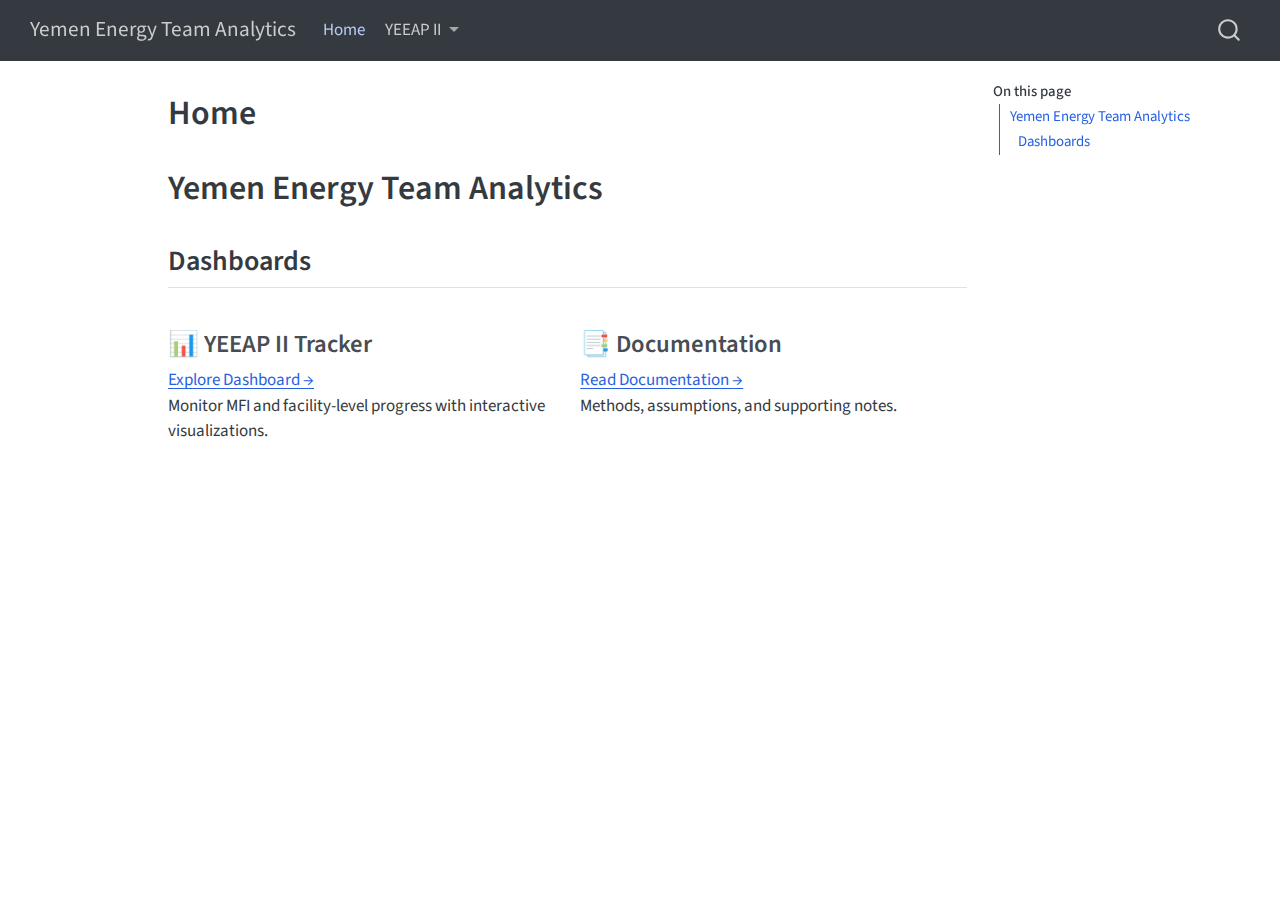
<file: index.html>
<html xmlns="http://www.w3.org/1999/xhtml">    
  <head>      
    <title>Redirect to pages/index.html</title>      
    <meta http-equiv="refresh" content="0;URL='pages/index.html'" />    
  </head>    
  <body> 
  </body>  
</html>
</file>
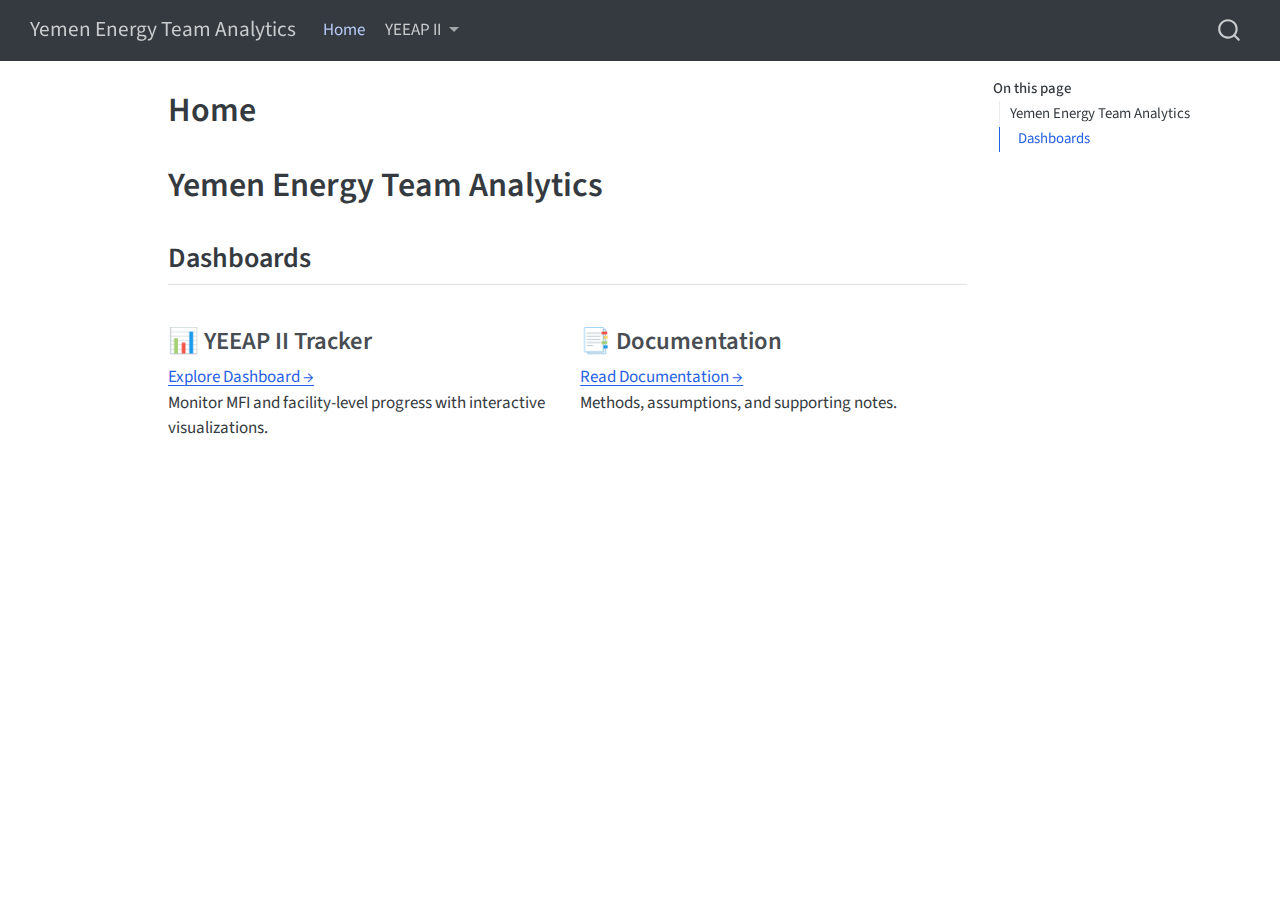
<file: pages/index.html>
<!DOCTYPE html>
<html xmlns="http://www.w3.org/1999/xhtml" lang="en" xml:lang="en"><head>

<meta charset="utf-8">
<meta name="generator" content="quarto-1.6.42">

<meta name="viewport" content="width=device-width, initial-scale=1.0, user-scalable=yes">


<title>Home – Yemen Energy Team Analytics</title>
<style>
code{white-space: pre-wrap;}
span.smallcaps{font-variant: small-caps;}
div.columns{display: flex; gap: min(4vw, 1.5em);}
div.column{flex: auto; overflow-x: auto;}
div.hanging-indent{margin-left: 1.5em; text-indent: -1.5em;}
ul.task-list{list-style: none;}
ul.task-list li input[type="checkbox"] {
  width: 0.8em;
  margin: 0 0.8em 0.2em -1em; /* quarto-specific, see https://github.com/quarto-dev/quarto-cli/issues/4556 */ 
  vertical-align: middle;
}
</style>


<script src="../site_libs/quarto-nav/quarto-nav.js"></script>
<script src="../site_libs/quarto-nav/headroom.min.js"></script>
<script src="../site_libs/clipboard/clipboard.min.js"></script>
<script src="../site_libs/quarto-search/autocomplete.umd.js"></script>
<script src="../site_libs/quarto-search/fuse.min.js"></script>
<script src="../site_libs/quarto-search/quarto-search.js"></script>
<meta name="quarto:offset" content="../">
<script src="../site_libs/quarto-html/quarto.js"></script>
<script src="../site_libs/quarto-html/popper.min.js"></script>
<script src="../site_libs/quarto-html/tippy.umd.min.js"></script>
<script src="../site_libs/quarto-html/anchor.min.js"></script>
<link href="../site_libs/quarto-html/tippy.css" rel="stylesheet">
<link href="../site_libs/quarto-html/quarto-syntax-highlighting-2f5df379a58b258e96c21c0638c20c03.css" rel="stylesheet" id="quarto-text-highlighting-styles">
<script src="../site_libs/bootstrap/bootstrap.min.js"></script>
<link href="../site_libs/bootstrap/bootstrap-icons.css" rel="stylesheet">
<link href="../site_libs/bootstrap/bootstrap-74c90939484fe00be8d5db7ece5ff9a7.min.css" rel="stylesheet" append-hash="true" id="quarto-bootstrap" data-mode="light">
<script id="quarto-search-options" type="application/json">{
  "location": "navbar",
  "copy-button": false,
  "collapse-after": 3,
  "panel-placement": "end",
  "type": "overlay",
  "limit": 50,
  "keyboard-shortcut": [
    "f",
    "/",
    "s"
  ],
  "show-item-context": false,
  "language": {
    "search-no-results-text": "No results",
    "search-matching-documents-text": "matching documents",
    "search-copy-link-title": "Copy link to search",
    "search-hide-matches-text": "Hide additional matches",
    "search-more-match-text": "more match in this document",
    "search-more-matches-text": "more matches in this document",
    "search-clear-button-title": "Clear",
    "search-text-placeholder": "",
    "search-detached-cancel-button-title": "Cancel",
    "search-submit-button-title": "Submit",
    "search-label": "Search"
  }
}</script>


</head>

<body class="nav-fixed">

<div id="quarto-search-results"></div>
  <header id="quarto-header" class="headroom fixed-top">
    <nav class="navbar navbar-expand-lg " data-bs-theme="dark">
      <div class="navbar-container container-fluid">
      <div class="navbar-brand-container mx-auto">
    <a class="navbar-brand" href="../index.html">
    <span class="navbar-title">Yemen Energy Team Analytics</span>
    </a>
  </div>
            <div id="quarto-search" class="" title="Search"></div>
          <button class="navbar-toggler" type="button" data-bs-toggle="collapse" data-bs-target="#navbarCollapse" aria-controls="navbarCollapse" role="menu" aria-expanded="false" aria-label="Toggle navigation" onclick="if (window.quartoToggleHeadroom) { window.quartoToggleHeadroom(); }">
  <span class="navbar-toggler-icon"></span>
</button>
          <div class="collapse navbar-collapse" id="navbarCollapse">
            <ul class="navbar-nav navbar-nav-scroll me-auto">
  <li class="nav-item">
    <a class="nav-link active" href="../pages/index.html" aria-current="page"> 
<span class="menu-text">Home</span></a>
  </li>  
  <li class="nav-item dropdown ">
    <a class="nav-link dropdown-toggle" href="#" id="nav-menu-yeeap-ii" role="link" data-bs-toggle="dropdown" aria-expanded="false">
 <span class="menu-text">YEEAP II</span>
    </a>
    <ul class="dropdown-menu" aria-labelledby="nav-menu-yeeap-ii">    
        <li>
    <a class="dropdown-item" href="../pages/yeeap_mfi.html">
 <span class="dropdown-text">Tracker</span></a>
  </li>  
        <li>
    <a class="dropdown-item" href="../pages/yeeap_documentation.html">
 <span class="dropdown-text">Documentation</span></a>
  </li>  
    </ul>
  </li>
</ul>
          </div> <!-- /navcollapse -->
            <div class="quarto-navbar-tools">
</div>
      </div> <!-- /container-fluid -->
    </nav>
</header>
<!-- content -->
<div id="quarto-content" class="quarto-container page-columns page-rows-contents page-layout-article page-navbar">
<!-- sidebar -->
<!-- margin-sidebar -->
    <div id="quarto-margin-sidebar" class="sidebar margin-sidebar">
        <nav id="TOC" role="doc-toc" class="toc-active">
    <h2 id="toc-title">On this page</h2>
   
  <ul>
  <li><a href="#yemen-energy-team-analytics" id="toc-yemen-energy-team-analytics" class="nav-link active" data-scroll-target="#yemen-energy-team-analytics">Yemen Energy Team Analytics</a>
  <ul class="collapse">
  <li><a href="#dashboards" id="toc-dashboards" class="nav-link" data-scroll-target="#dashboards">Dashboards</a></li>
  </ul></li>
  </ul>
</nav>
    </div>
<!-- main -->
<main class="content" id="quarto-document-content">

<header id="title-block-header" class="quarto-title-block default">
<div class="quarto-title">
<h1 class="title">Home</h1>
</div>



<div class="quarto-title-meta">

    
  
    
  </div>
  


</header>


<section id="yemen-energy-team-analytics" class="level1">
<h1>Yemen Energy Team Analytics</h1>
<section id="dashboards" class="level2">
<h2 class="anchored" data-anchor-id="dashboards">Dashboards</h2>
<div class="grid">
<section id="yeeap-ii-tracker" class="level3 g-col-6">
<h3 class="anchored" data-anchor-id="yeeap-ii-tracker">📊 YEEAP II Tracker</h3>
<p><a href="../pages/yeeap_mfi.html">Explore Dashboard →</a><br>
Monitor MFI and facility-level progress with interactive visualizations.</p>
</section>
<section id="documentation" class="level3 g-col-6">
<h3 class="anchored" data-anchor-id="documentation">📑 Documentation</h3>
<p><a href="../pages/yeeap_documentation.html">Read Documentation →</a><br>
Methods, assumptions, and supporting notes.</p>
</section>
</div>


</section>
</section>

</main> <!-- /main -->
<script id="quarto-html-after-body" type="application/javascript">
window.document.addEventListener("DOMContentLoaded", function (event) {
  const toggleBodyColorMode = (bsSheetEl) => {
    const mode = bsSheetEl.getAttribute("data-mode");
    const bodyEl = window.document.querySelector("body");
    if (mode === "dark") {
      bodyEl.classList.add("quarto-dark");
      bodyEl.classList.remove("quarto-light");
    } else {
      bodyEl.classList.add("quarto-light");
      bodyEl.classList.remove("quarto-dark");
    }
  }
  const toggleBodyColorPrimary = () => {
    const bsSheetEl = window.document.querySelector("link#quarto-bootstrap");
    if (bsSheetEl) {
      toggleBodyColorMode(bsSheetEl);
    }
  }
  toggleBodyColorPrimary();  
  const icon = "";
  const anchorJS = new window.AnchorJS();
  anchorJS.options = {
    placement: 'right',
    icon: icon
  };
  anchorJS.add('.anchored');
  const isCodeAnnotation = (el) => {
    for (const clz of el.classList) {
      if (clz.startsWith('code-annotation-')) {                     
        return true;
      }
    }
    return false;
  }
  const onCopySuccess = function(e) {
    // button target
    const button = e.trigger;
    // don't keep focus
    button.blur();
    // flash "checked"
    button.classList.add('code-copy-button-checked');
    var currentTitle = button.getAttribute("title");
    button.setAttribute("title", "Copied!");
    let tooltip;
    if (window.bootstrap) {
      button.setAttribute("data-bs-toggle", "tooltip");
      button.setAttribute("data-bs-placement", "left");
      button.setAttribute("data-bs-title", "Copied!");
      tooltip = new bootstrap.Tooltip(button, 
        { trigger: "manual", 
          customClass: "code-copy-button-tooltip",
          offset: [0, -8]});
      tooltip.show();    
    }
    setTimeout(function() {
      if (tooltip) {
        tooltip.hide();
        button.removeAttribute("data-bs-title");
        button.removeAttribute("data-bs-toggle");
        button.removeAttribute("data-bs-placement");
      }
      button.setAttribute("title", currentTitle);
      button.classList.remove('code-copy-button-checked');
    }, 1000);
    // clear code selection
    e.clearSelection();
  }
  const getTextToCopy = function(trigger) {
      const codeEl = trigger.previousElementSibling.cloneNode(true);
      for (const childEl of codeEl.children) {
        if (isCodeAnnotation(childEl)) {
          childEl.remove();
        }
      }
      return codeEl.innerText;
  }
  const clipboard = new window.ClipboardJS('.code-copy-button:not([data-in-quarto-modal])', {
    text: getTextToCopy
  });
  clipboard.on('success', onCopySuccess);
  if (window.document.getElementById('quarto-embedded-source-code-modal')) {
    const clipboardModal = new window.ClipboardJS('.code-copy-button[data-in-quarto-modal]', {
      text: getTextToCopy,
      container: window.document.getElementById('quarto-embedded-source-code-modal')
    });
    clipboardModal.on('success', onCopySuccess);
  }
    var localhostRegex = new RegExp(/^(?:http|https):\/\/localhost\:?[0-9]*\//);
    var mailtoRegex = new RegExp(/^mailto:/);
      var filterRegex = new RegExp('/' + window.location.host + '/');
    var isInternal = (href) => {
        return filterRegex.test(href) || localhostRegex.test(href) || mailtoRegex.test(href);
    }
    // Inspect non-navigation links and adorn them if external
 	var links = window.document.querySelectorAll('a[href]:not(.nav-link):not(.navbar-brand):not(.toc-action):not(.sidebar-link):not(.sidebar-item-toggle):not(.pagination-link):not(.no-external):not([aria-hidden]):not(.dropdown-item):not(.quarto-navigation-tool):not(.about-link)');
    for (var i=0; i<links.length; i++) {
      const link = links[i];
      if (!isInternal(link.href)) {
        // undo the damage that might have been done by quarto-nav.js in the case of
        // links that we want to consider external
        if (link.dataset.originalHref !== undefined) {
          link.href = link.dataset.originalHref;
        }
      }
    }
  function tippyHover(el, contentFn, onTriggerFn, onUntriggerFn) {
    const config = {
      allowHTML: true,
      maxWidth: 500,
      delay: 100,
      arrow: false,
      appendTo: function(el) {
          return el.parentElement;
      },
      interactive: true,
      interactiveBorder: 10,
      theme: 'quarto',
      placement: 'bottom-start',
    };
    if (contentFn) {
      config.content = contentFn;
    }
    if (onTriggerFn) {
      config.onTrigger = onTriggerFn;
    }
    if (onUntriggerFn) {
      config.onUntrigger = onUntriggerFn;
    }
    window.tippy(el, config); 
  }
  const noterefs = window.document.querySelectorAll('a[role="doc-noteref"]');
  for (var i=0; i<noterefs.length; i++) {
    const ref = noterefs[i];
    tippyHover(ref, function() {
      // use id or data attribute instead here
      let href = ref.getAttribute('data-footnote-href') || ref.getAttribute('href');
      try { href = new URL(href).hash; } catch {}
      const id = href.replace(/^#\/?/, "");
      const note = window.document.getElementById(id);
      if (note) {
        return note.innerHTML;
      } else {
        return "";
      }
    });
  }
  const xrefs = window.document.querySelectorAll('a.quarto-xref');
  const processXRef = (id, note) => {
    // Strip column container classes
    const stripColumnClz = (el) => {
      el.classList.remove("page-full", "page-columns");
      if (el.children) {
        for (const child of el.children) {
          stripColumnClz(child);
        }
      }
    }
    stripColumnClz(note)
    if (id === null || id.startsWith('sec-')) {
      // Special case sections, only their first couple elements
      const container = document.createElement("div");
      if (note.children && note.children.length > 2) {
        container.appendChild(note.children[0].cloneNode(true));
        for (let i = 1; i < note.children.length; i++) {
          const child = note.children[i];
          if (child.tagName === "P" && child.innerText === "") {
            continue;
          } else {
            container.appendChild(child.cloneNode(true));
            break;
          }
        }
        if (window.Quarto?.typesetMath) {
          window.Quarto.typesetMath(container);
        }
        return container.innerHTML
      } else {
        if (window.Quarto?.typesetMath) {
          window.Quarto.typesetMath(note);
        }
        return note.innerHTML;
      }
    } else {
      // Remove any anchor links if they are present
      const anchorLink = note.querySelector('a.anchorjs-link');
      if (anchorLink) {
        anchorLink.remove();
      }
      if (window.Quarto?.typesetMath) {
        window.Quarto.typesetMath(note);
      }
      if (note.classList.contains("callout")) {
        return note.outerHTML;
      } else {
        return note.innerHTML;
      }
    }
  }
  for (var i=0; i<xrefs.length; i++) {
    const xref = xrefs[i];
    tippyHover(xref, undefined, function(instance) {
      instance.disable();
      let url = xref.getAttribute('href');
      let hash = undefined; 
      if (url.startsWith('#')) {
        hash = url;
      } else {
        try { hash = new URL(url).hash; } catch {}
      }
      if (hash) {
        const id = hash.replace(/^#\/?/, "");
        const note = window.document.getElementById(id);
        if (note !== null) {
          try {
            const html = processXRef(id, note.cloneNode(true));
            instance.setContent(html);
          } finally {
            instance.enable();
            instance.show();
          }
        } else {
          // See if we can fetch this
          fetch(url.split('#')[0])
          .then(res => res.text())
          .then(html => {
            const parser = new DOMParser();
            const htmlDoc = parser.parseFromString(html, "text/html");
            const note = htmlDoc.getElementById(id);
            if (note !== null) {
              const html = processXRef(id, note);
              instance.setContent(html);
            } 
          }).finally(() => {
            instance.enable();
            instance.show();
          });
        }
      } else {
        // See if we can fetch a full url (with no hash to target)
        // This is a special case and we should probably do some content thinning / targeting
        fetch(url)
        .then(res => res.text())
        .then(html => {
          const parser = new DOMParser();
          const htmlDoc = parser.parseFromString(html, "text/html");
          const note = htmlDoc.querySelector('main.content');
          if (note !== null) {
            // This should only happen for chapter cross references
            // (since there is no id in the URL)
            // remove the first header
            if (note.children.length > 0 && note.children[0].tagName === "HEADER") {
              note.children[0].remove();
            }
            const html = processXRef(null, note);
            instance.setContent(html);
          } 
        }).finally(() => {
          instance.enable();
          instance.show();
        });
      }
    }, function(instance) {
    });
  }
      let selectedAnnoteEl;
      const selectorForAnnotation = ( cell, annotation) => {
        let cellAttr = 'data-code-cell="' + cell + '"';
        let lineAttr = 'data-code-annotation="' +  annotation + '"';
        const selector = 'span[' + cellAttr + '][' + lineAttr + ']';
        return selector;
      }
      const selectCodeLines = (annoteEl) => {
        const doc = window.document;
        const targetCell = annoteEl.getAttribute("data-target-cell");
        const targetAnnotation = annoteEl.getAttribute("data-target-annotation");
        const annoteSpan = window.document.querySelector(selectorForAnnotation(targetCell, targetAnnotation));
        const lines = annoteSpan.getAttribute("data-code-lines").split(",");
        const lineIds = lines.map((line) => {
          return targetCell + "-" + line;
        })
        let top = null;
        let height = null;
        let parent = null;
        if (lineIds.length > 0) {
            //compute the position of the single el (top and bottom and make a div)
            const el = window.document.getElementById(lineIds[0]);
            top = el.offsetTop;
            height = el.offsetHeight;
            parent = el.parentElement.parentElement;
          if (lineIds.length > 1) {
            const lastEl = window.document.getElementById(lineIds[lineIds.length - 1]);
            const bottom = lastEl.offsetTop + lastEl.offsetHeight;
            height = bottom - top;
          }
          if (top !== null && height !== null && parent !== null) {
            // cook up a div (if necessary) and position it 
            let div = window.document.getElementById("code-annotation-line-highlight");
            if (div === null) {
              div = window.document.createElement("div");
              div.setAttribute("id", "code-annotation-line-highlight");
              div.style.position = 'absolute';
              parent.appendChild(div);
            }
            div.style.top = top - 2 + "px";
            div.style.height = height + 4 + "px";
            div.style.left = 0;
            let gutterDiv = window.document.getElementById("code-annotation-line-highlight-gutter");
            if (gutterDiv === null) {
              gutterDiv = window.document.createElement("div");
              gutterDiv.setAttribute("id", "code-annotation-line-highlight-gutter");
              gutterDiv.style.position = 'absolute';
              const codeCell = window.document.getElementById(targetCell);
              const gutter = codeCell.querySelector('.code-annotation-gutter');
              gutter.appendChild(gutterDiv);
            }
            gutterDiv.style.top = top - 2 + "px";
            gutterDiv.style.height = height + 4 + "px";
          }
          selectedAnnoteEl = annoteEl;
        }
      };
      const unselectCodeLines = () => {
        const elementsIds = ["code-annotation-line-highlight", "code-annotation-line-highlight-gutter"];
        elementsIds.forEach((elId) => {
          const div = window.document.getElementById(elId);
          if (div) {
            div.remove();
          }
        });
        selectedAnnoteEl = undefined;
      };
        // Handle positioning of the toggle
    window.addEventListener(
      "resize",
      throttle(() => {
        elRect = undefined;
        if (selectedAnnoteEl) {
          selectCodeLines(selectedAnnoteEl);
        }
      }, 10)
    );
    function throttle(fn, ms) {
    let throttle = false;
    let timer;
      return (...args) => {
        if(!throttle) { // first call gets through
            fn.apply(this, args);
            throttle = true;
        } else { // all the others get throttled
            if(timer) clearTimeout(timer); // cancel #2
            timer = setTimeout(() => {
              fn.apply(this, args);
              timer = throttle = false;
            }, ms);
        }
      };
    }
      // Attach click handler to the DT
      const annoteDls = window.document.querySelectorAll('dt[data-target-cell]');
      for (const annoteDlNode of annoteDls) {
        annoteDlNode.addEventListener('click', (event) => {
          const clickedEl = event.target;
          if (clickedEl !== selectedAnnoteEl) {
            unselectCodeLines();
            const activeEl = window.document.querySelector('dt[data-target-cell].code-annotation-active');
            if (activeEl) {
              activeEl.classList.remove('code-annotation-active');
            }
            selectCodeLines(clickedEl);
            clickedEl.classList.add('code-annotation-active');
          } else {
            // Unselect the line
            unselectCodeLines();
            clickedEl.classList.remove('code-annotation-active');
          }
        });
      }
  const findCites = (el) => {
    const parentEl = el.parentElement;
    if (parentEl) {
      const cites = parentEl.dataset.cites;
      if (cites) {
        return {
          el,
          cites: cites.split(' ')
        };
      } else {
        return findCites(el.parentElement)
      }
    } else {
      return undefined;
    }
  };
  var bibliorefs = window.document.querySelectorAll('a[role="doc-biblioref"]');
  for (var i=0; i<bibliorefs.length; i++) {
    const ref = bibliorefs[i];
    const citeInfo = findCites(ref);
    if (citeInfo) {
      tippyHover(citeInfo.el, function() {
        var popup = window.document.createElement('div');
        citeInfo.cites.forEach(function(cite) {
          var citeDiv = window.document.createElement('div');
          citeDiv.classList.add('hanging-indent');
          citeDiv.classList.add('csl-entry');
          var biblioDiv = window.document.getElementById('ref-' + cite);
          if (biblioDiv) {
            citeDiv.innerHTML = biblioDiv.innerHTML;
          }
          popup.appendChild(citeDiv);
        });
        return popup.innerHTML;
      });
    }
  }
});
</script>
</div> <!-- /content -->




</body></html>
</file>
<file: site_libs/quarto-html/tippy.css>
.tippy-box[data-animation=fade][data-state=hidden]{opacity:0}[data-tippy-root]{max-width:calc(100vw - 10px)}.tippy-box{position:relative;background-color:#333;color:#fff;border-radius:4px;font-size:14px;line-height:1.4;white-space:normal;outline:0;transition-property:transform,visibility,opacity}.tippy-box[data-placement^=top]>.tippy-arrow{bottom:0}.tippy-box[data-placement^=top]>.tippy-arrow:before{bottom:-7px;left:0;border-width:8px 8px 0;border-top-color:initial;transform-origin:center top}.tippy-box[data-placement^=bottom]>.tippy-arrow{top:0}.tippy-box[data-placement^=bottom]>.tippy-arrow:before{top:-7px;left:0;border-width:0 8px 8px;border-bottom-color:initial;transform-origin:center bottom}.tippy-box[data-placement^=left]>.tippy-arrow{right:0}.tippy-box[data-placement^=left]>.tippy-arrow:before{border-width:8px 0 8px 8px;border-left-color:initial;right:-7px;transform-origin:center left}.tippy-box[data-placement^=right]>.tippy-arrow{left:0}.tippy-box[data-placement^=right]>.tippy-arrow:before{left:-7px;border-width:8px 8px 8px 0;border-right-color:initial;transform-origin:center right}.tippy-box[data-inertia][data-state=visible]{transition-timing-function:cubic-bezier(.54,1.5,.38,1.11)}.tippy-arrow{width:16px;height:16px;color:#333}.tippy-arrow:before{content:"";position:absolute;border-color:transparent;border-style:solid}.tippy-content{position:relative;padding:5px 9px;z-index:1}
</file>
<file: site_libs/quarto-html/quarto-syntax-highlighting-2f5df379a58b258e96c21c0638c20c03.css>
/* quarto syntax highlight colors */
:root {
  --quarto-hl-ot-color: #003B4F;
  --quarto-hl-at-color: #657422;
  --quarto-hl-ss-color: #20794D;
  --quarto-hl-an-color: #5E5E5E;
  --quarto-hl-fu-color: #4758AB;
  --quarto-hl-st-color: #20794D;
  --quarto-hl-cf-color: #003B4F;
  --quarto-hl-op-color: #5E5E5E;
  --quarto-hl-er-color: #AD0000;
  --quarto-hl-bn-color: #AD0000;
  --quarto-hl-al-color: #AD0000;
  --quarto-hl-va-color: #111111;
  --quarto-hl-bu-color: inherit;
  --quarto-hl-ex-color: inherit;
  --quarto-hl-pp-color: #AD0000;
  --quarto-hl-in-color: #5E5E5E;
  --quarto-hl-vs-color: #20794D;
  --quarto-hl-wa-color: #5E5E5E;
  --quarto-hl-do-color: #5E5E5E;
  --quarto-hl-im-color: #00769E;
  --quarto-hl-ch-color: #20794D;
  --quarto-hl-dt-color: #AD0000;
  --quarto-hl-fl-color: #AD0000;
  --quarto-hl-co-color: #5E5E5E;
  --quarto-hl-cv-color: #5E5E5E;
  --quarto-hl-cn-color: #8f5902;
  --quarto-hl-sc-color: #5E5E5E;
  --quarto-hl-dv-color: #AD0000;
  --quarto-hl-kw-color: #003B4F;
}

/* other quarto variables */
:root {
  --quarto-font-monospace: SFMono-Regular, Menlo, Monaco, Consolas, "Liberation Mono", "Courier New", monospace;
}

pre > code.sourceCode > span {
  color: #003B4F;
}

code span {
  color: #003B4F;
}

code.sourceCode > span {
  color: #003B4F;
}

div.sourceCode,
div.sourceCode pre.sourceCode {
  color: #003B4F;
}

code span.ot {
  color: #003B4F;
  font-style: inherit;
}

code span.at {
  color: #657422;
  font-style: inherit;
}

code span.ss {
  color: #20794D;
  font-style: inherit;
}

code span.an {
  color: #5E5E5E;
  font-style: inherit;
}

code span.fu {
  color: #4758AB;
  font-style: inherit;
}

code span.st {
  color: #20794D;
  font-style: inherit;
}

code span.cf {
  color: #003B4F;
  font-weight: bold;
  font-style: inherit;
}

code span.op {
  color: #5E5E5E;
  font-style: inherit;
}

code span.er {
  color: #AD0000;
  font-style: inherit;
}

code span.bn {
  color: #AD0000;
  font-style: inherit;
}

code span.al {
  color: #AD0000;
  font-style: inherit;
}

code span.va {
  color: #111111;
  font-style: inherit;
}

code span.bu {
  font-style: inherit;
}

code span.ex {
  font-style: inherit;
}

code span.pp {
  color: #AD0000;
  font-style: inherit;
}

code span.in {
  color: #5E5E5E;
  font-style: inherit;
}

code span.vs {
  color: #20794D;
  font-style: inherit;
}

code span.wa {
  color: #5E5E5E;
  font-style: italic;
}

code span.do {
  color: #5E5E5E;
  font-style: italic;
}

code span.im {
  color: #00769E;
  font-style: inherit;
}

code span.ch {
  color: #20794D;
  font-style: inherit;
}

code span.dt {
  color: #AD0000;
  font-style: inherit;
}

code span.fl {
  color: #AD0000;
  font-style: inherit;
}

code span.co {
  color: #5E5E5E;
  font-style: inherit;
}

code span.cv {
  color: #5E5E5E;
  font-style: italic;
}

code span.cn {
  color: #8f5902;
  font-style: inherit;
}

code span.sc {
  color: #5E5E5E;
  font-style: inherit;
}

code span.dv {
  color: #AD0000;
  font-style: inherit;
}

code span.kw {
  color: #003B4F;
  font-weight: bold;
  font-style: inherit;
}

.prevent-inlining {
  content: "</";
}

/*# sourceMappingURL=35eb38a806ee71ea6d2563be2308c832.css.map */
</file>
